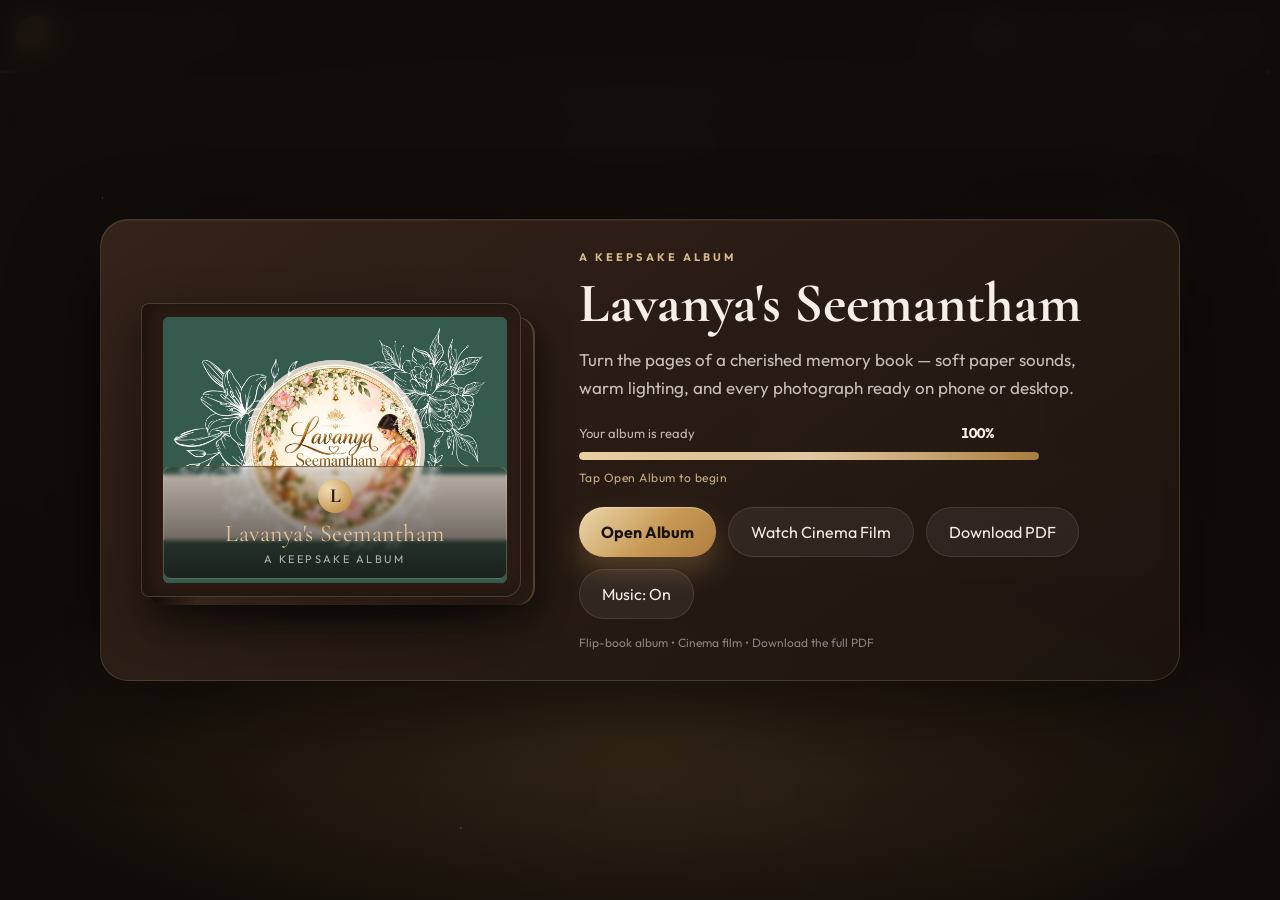
<file: index.html>
<!doctype html>
<html lang="en">
<head>
  <meta charset="utf-8" />
  <meta name="viewport" content="width=device-width, initial-scale=1, viewport-fit=cover, maximum-scale=5" />
  <meta name="theme-color" content="#1a1410" />
  <meta name="apple-mobile-web-app-capable" content="yes" />
  <meta name="apple-mobile-web-app-status-bar-style" content="black-translucent" />
  <meta name="apple-mobile-web-app-title" content="Lavanya Album" />
  <meta name="mobile-web-app-capable" content="yes" />
  <meta name="description" content="Lavanya's Seemantham — a keepsake digital photo album with realistic page turns, warm sound, and mobile-friendly viewing." />
  <meta property="og:title" content="Lavanya's Seemantham | Digital Album" />
  <meta property="og:description" content="Open this keepsake album to flip through cherished Seemantham memories." />
  <meta property="og:type" content="website" />
  <meta property="og:image" content="assets/pages/page-01.jpg" />
  <meta name="twitter:card" content="summary_large_image" />
  <title>Lavanya's Seemantham | Digital Album</title>
  <link rel="icon" href="favicon.svg" type="image/svg+xml" />
  <link rel="apple-touch-icon" href="favicon.svg" />
  <link rel="manifest" href="manifest.webmanifest" />
  <link rel="preconnect" href="https://fonts.googleapis.com" />
  <link rel="preconnect" href="https://fonts.gstatic.com" crossorigin />
  <link href="https://fonts.googleapis.com/css2?family=Cormorant+Garamond:ital,wght@0,500;0,600;0,700;1,500&family=Outfit:wght@400;500;600;700&display=swap" rel="stylesheet" />
  <link rel="preload" as="image" href="assets/pages/page-01.jpg" />
  <link rel="preload" as="image" href="assets/pages/page-02.jpg" />
  <link rel="stylesheet" href="styles.css?v=20260926e" />
</head>
<body>
  <div class="app-shell">
    <div class="opening-screen" id="openingScreen" aria-hidden="false">
      <div class="opening-backdrop" aria-hidden="true">
        <div class="table-glow"></div>
        <div class="dust dust-a"></div>
        <div class="dust dust-b"></div>
      </div>

      <div class="opening-stage">
        <div class="opening-album" id="openingAlbum" aria-hidden="true">
          <div class="opening-album-shadow"></div>
          <div class="opening-album-edge"></div>
          <div class="opening-album-cover">
            <div class="cover-frame">
              <img src="assets/pages/page-01.jpg" alt="Lavanya Seemantham album cover" width="1320" height="1020" />
            </div>
            <div class="cover-foil" aria-hidden="true">
              <span class="foil-mark">L</span>
              <p class="foil-title">Lavanya's Seemantham</p>
              <p class="foil-sub">A Keepsake Album</p>
            </div>
          </div>
        </div>

        <div class="opening-copy">
          <p class="opening-kicker">A keepsake album</p>
          <h1>Lavanya's Seemantham</h1>
          <p class="opening-sub">Turn the pages of a cherished memory book — soft paper sounds, warm lighting, and every photograph ready on phone or desktop.</p>

          <div class="loading-block" id="loadingBlock">
            <div class="loading-ritual" aria-hidden="true">
              <span class="ritual-ring"></span>
              <span class="ritual-dot"></span>
            </div>
            <div class="progress-row">
              <span id="loadingLabel">Opening the album…</span>
              <strong id="loadingPercent">0%</strong>
            </div>
            <div class="progress-track"><span id="loadingBar"></span></div>
            <p class="loading-steps" id="loadingSteps">Warming the cover</p>
          </div>

          <div class="opening-actions">
            <button class="open-album-btn" id="openAlbumBtn" type="button" disabled>
              <span class="btn-label">Open Album</span>
            </button>
            <a class="quiet-btn cinema-link" href="cinema.html">Watch Cinema Film</a>
            <a class="quiet-btn download-link" data-pdf-download href="seemanttham.pdf" download="Lavanya-Seemantham.pdf">Download PDF</a>
            <button class="quiet-btn" id="resumeAlbumBtn" type="button" hidden>Continue from page <span id="resumePageLabel">1</span></button>
            <button class="quiet-btn" id="soundToggleIntro" type="button" aria-pressed="true">Music: On</button>
          </div>
          <p class="opening-note">Flip-book album • Cinema film • Download the full PDF</p>
        </div>
      </div>
    </div>

    <header class="topbar">
      <div class="brand" aria-label="Lavanya's Seemantham digital album">
        <span class="brand-mark">L</span>
        <span class="brand-copy">
          <strong>Lavanya's Seemantham</strong>
          <small>Keepsake Album</small>
        </span>
      </div>

      <div class="top-actions">
        <a class="icon-btn" data-pdf-download href="seemanttham.pdf" download="Lavanya-Seemantham.pdf" aria-label="Download PDF album" title="Download PDF">
          <svg viewBox="0 0 24 24" aria-hidden="true"><path d="M12 3v10.2l3.4-3.4 1.4 1.4L12 17l-4.8-4.8 1.4-1.4L11 13.2V3h1Zm-7 16h14v2H5v-2Z"/></svg>
        </a>
        <a class="icon-btn" href="cinema.html" aria-label="Watch cinema film" title="Watch cinema film">
          <svg viewBox="0 0 24 24" aria-hidden="true"><path d="M4 5.5A1.5 1.5 0 0 1 5.5 4h13A1.5 1.5 0 0 1 20 5.5v13a1.5 1.5 0 0 1-1.5 1.5h-13A1.5 1.5 0 0 1 4 18.5v-13ZM10 8.2v7.6L16 12 10 8.2Z"/></svg>
        </a>
        <button class="icon-btn" id="shareBtn" type="button" aria-label="Share this page" title="Share this page">
          <svg viewBox="0 0 24 24" aria-hidden="true"><path d="M18 16.1a2.9 2.9 0 0 0-2.3 1.1l-7.1-3.3a3 3 0 0 0 0-1.8l7.1-3.3A2.9 2.9 0 1 0 15 6a2.8 2.8 0 0 0 .1.7L8 10a2.9 2.9 0 1 0 0 4l7.1 3.3a2.8 2.8 0 0 0-.1.7 2.9 2.9 0 1 0 2.9-2.9Z"/></svg>
        </button>
        <button class="icon-btn" id="slideshowBtn" type="button" aria-label="Start slideshow" title="Slideshow" aria-pressed="false">
          <svg class="play-icon" viewBox="0 0 24 24" aria-hidden="true"><path d="M8 5.5v13l11-6.5L8 5.5Z"/></svg>
          <svg class="pause-icon" viewBox="0 0 24 24" aria-hidden="true"><path d="M7 5h3.5v14H7V5Zm6.5 0H17v14h-3.5V5Z"/></svg>
        </button>
        <button class="icon-btn" id="zoomBtn" type="button" aria-label="Zoom current page" title="Zoom current page">
          <svg viewBox="0 0 24 24" aria-hidden="true"><path d="M10.5 5a5.5 5.5 0 1 0 0 11 5.5 5.5 0 0 0 0-11Zm0-2a7.5 7.5 0 1 1 4.72 13.34L20.88 22 22.3 20.6l-5.66-5.66A7.5 7.5 0 0 1 10.5 3Zm1 3.5h-2v3h-3v2h3v3h2v-3h3v-2h-3v-3Z"/></svg>
        </button>
        <button class="icon-btn" id="soundBtn" type="button" aria-label="Toggle album sound" title="Toggle album sound">
          <svg class="sound-on" viewBox="0 0 24 24" aria-hidden="true"><path d="M5 9v6h4l5 4V5l-5 4H5Zm11.5 3a3.5 3.5 0 0 0-2-3.16v6.32A3.5 3.5 0 0 0 16.5 12Zm0-7.5v2.06A7 7 0 0 1 20 12a7 7 0 0 1-3.5 6.06v2.06A9 9 0 0 0 22 12a9 9 0 0 0-5.5-7.5Z"/></svg>
          <svg class="sound-off" viewBox="0 0 24 24" aria-hidden="true"><path d="M4.27 3 3 4.27 7.73 9H5v6h4l5 4V14.27l5.73 5.73L21 18.73 4.27 3ZM14 5 9.91 8.27 14 12.36V5Z"/></svg>
        </button>
        <button class="icon-btn" id="thumbsBtn" type="button" aria-label="Open page thumbnails" title="Thumbnails">
          <svg viewBox="0 0 24 24" aria-hidden="true"><path d="M4 4h6v6H4V4Zm10 0h6v6h-6V4ZM4 14h6v6H4v-6Zm10 0h6v6h-6v-6Z"/></svg>
        </button>
        <button class="icon-btn" id="fullscreenBtn" type="button" aria-label="Toggle fullscreen" title="Fullscreen">
          <svg viewBox="0 0 24 24" aria-hidden="true"><path d="M4 9V4h5v2H6v3H4Zm11-5h5v5h-2V6h-3V4ZM6 15v3h3v2H4v-5h2Zm12 0h2v5h-5v-2h3v-3Z"/></svg>
        </button>
      </div>
    </header>

    <main class="album-stage" id="albumStage">
      <div class="stage-texture" aria-hidden="true"></div>
      <div class="ambient ambient-one"></div>
      <div class="ambient ambient-two"></div>
      <div class="reading-progress" aria-hidden="true"><span id="readingBar"></span></div>
      <div class="slideshow-banner" id="slideshowBanner" hidden>
        <span class="slideshow-pulse" aria-hidden="true"></span>
        <strong>Slideshow</strong>
        <span id="slideshowStatus">Playing</span>
        <button type="button" class="slideshow-stop" id="slideshowStopBtn">Pause</button>
      </div>

      <section class="book-area" aria-label="Photo album viewer">
        <div class="table-surface" aria-hidden="true"></div>
        <div class="book-shadow" aria-hidden="true"></div>
        <div class="book-stack" aria-hidden="true">
          <span></span><span></span><span></span>
        </div>
        <div class="book-wrap">
          <div id="book" class="book"></div>
        </div>
      </section>

      <nav class="controls" aria-label="Album controls">
        <button class="nav-btn" id="prevBtn" type="button" aria-label="Previous page">
          <svg viewBox="0 0 24 24" aria-hidden="true"><path d="m15.4 5.4-1.4-1.4L6 12l8 8 1.4-1.4L8.8 12l6.6-6.6Z"/></svg>
          <span>Previous</span>
        </button>

        <button class="page-counter" id="pageCounter" type="button" aria-label="Jump to a page">
          <span id="currentPage">1</span>
          <span class="counter-divider">/</span>
          <span id="totalPages">47</span>
        </button>

        <button class="nav-btn" id="nextBtn" type="button" aria-label="Next page">
          <span>Next</span>
          <svg viewBox="0 0 24 24" aria-hidden="true"><path d="M8.6 18.6 10 20l8-8-8-8-1.4 1.4 6.6 6.6-6.6 6.6Z"/></svg>
        </button>
      </nav>

      <p class="hint" id="hintText">Swipe or drag to turn pages • Tap page number to jump • Double-tap to zoom</p>
      <p class="toast" id="toast" role="status" aria-live="polite" hidden></p>
    </main>

    <aside class="thumb-panel" id="thumbPanel" aria-hidden="true">
      <div class="thumb-panel-head">
        <div>
          <strong>Album Pages</strong>
          <small>Tap any page to jump</small>
        </div>
        <button class="icon-btn light" id="closeThumbsBtn" type="button" aria-label="Close thumbnails">
          <svg viewBox="0 0 24 24" aria-hidden="true"><path d="m6.4 5 5.6 5.6L17.6 5 19 6.4 13.4 12l5.6 5.6-1.4 1.4-5.6-5.6L6.4 19 5 17.6l5.6-5.6L5 6.4 6.4 5Z"/></svg>
        </button>
      </div>
      <form class="jump-form" id="jumpForm">
        <label for="jumpInput">Go to page</label>
        <div class="jump-row">
          <input id="jumpInput" type="number" min="1" max="47" inputmode="numeric" placeholder="1–47" />
          <button type="submit">Go</button>
        </div>
      </form>
      <div class="thumb-grid" id="thumbGrid"></div>
    </aside>
    <div class="scrim" id="scrim" hidden></div>

    <section class="zoom-viewer" id="zoomViewer" aria-hidden="true" role="dialog" aria-modal="true" aria-label="Zoomed album page">
      <div class="zoom-backdrop"></div>
      <div class="zoom-toolbar">
        <button class="zoom-control" id="zoomPrevBtn" type="button" aria-label="Previous page in zoom">‹</button>
        <button class="zoom-control" id="zoomOutBtn" type="button" aria-label="Zoom out">−</button>
        <button class="zoom-level" id="zoomResetBtn" type="button" aria-label="Reset zoom"><span id="zoomLevel">100%</span></button>
        <button class="zoom-control" id="zoomInBtn" type="button" aria-label="Zoom in">+</button>
        <button class="zoom-control" id="zoomNextBtn" type="button" aria-label="Next page in zoom">›</button>
        <button class="zoom-control zoom-close" id="zoomCloseBtn" type="button" aria-label="Close zoom">×</button>
      </div>
      <div class="zoom-canvas" id="zoomCanvas">
        <img id="zoomImage" alt="Zoomed album page" draggable="false" />
      </div>
      <p class="zoom-help">Pinch or mouse-wheel to zoom • Drag when zoomed • Arrow keys change pages</p>
    </section>
  </div>

  <audio id="themeMusic" src="assets/audio/seemantham-theme.mp3" preload="auto" loop playsinline></audio>

  <noscript>
    <div class="noscript">JavaScript is required for the page-turn album experience.</div>
  </noscript>

  <script src="config.js"></script>
  <script src="vendor/page-flip.browser.js?v=20260926e"></script>
  <script src="script.js?v=20260926e"></script>
</body>
</html>
</file>
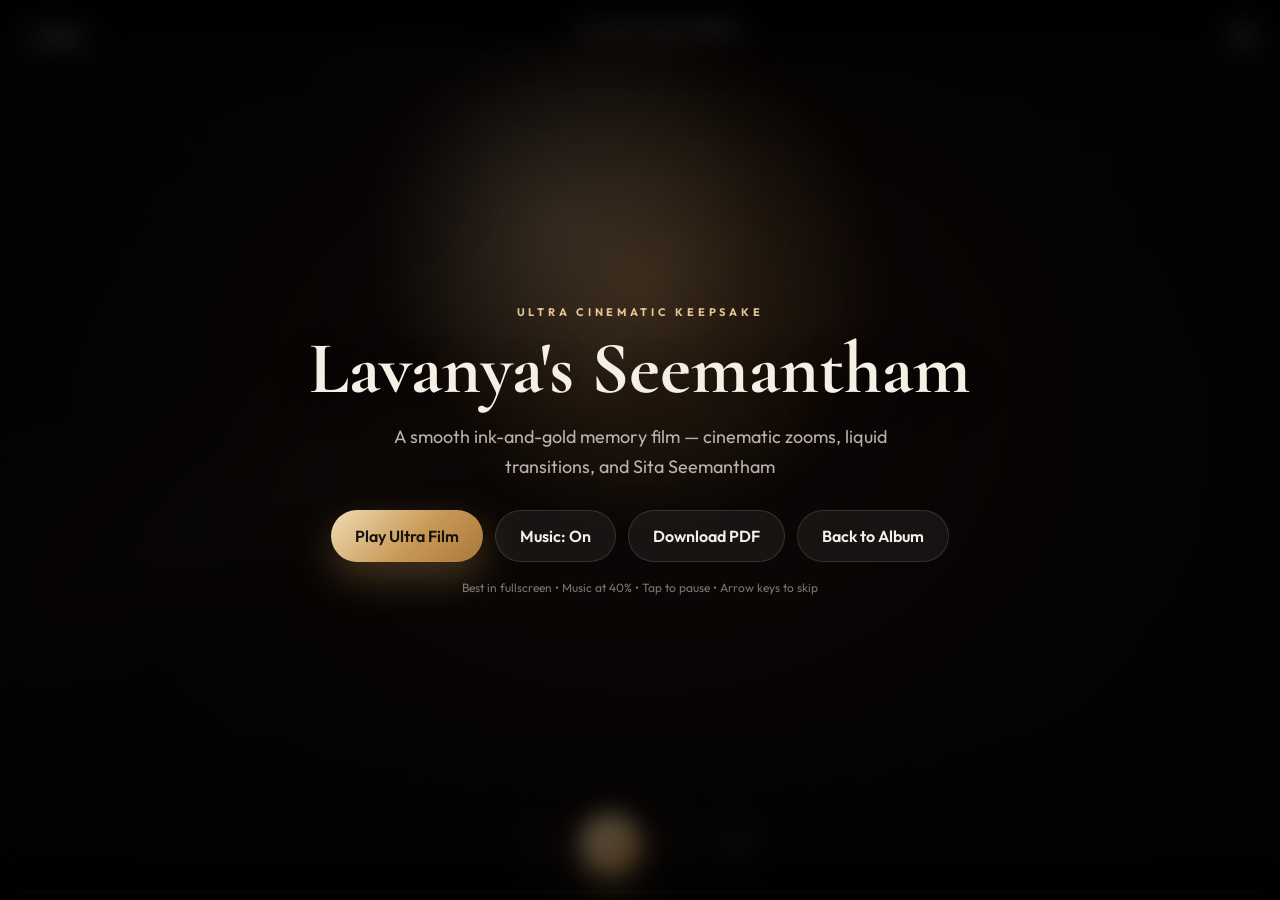
<file: cinema.html>
<!doctype html>
<html lang="en">
<head>
  <meta charset="utf-8" />
  <meta name="viewport" content="width=device-width, initial-scale=1, viewport-fit=cover, maximum-scale=5" />
  <meta name="theme-color" content="#050302" />
  <meta name="apple-mobile-web-app-capable" content="yes" />
  <meta name="description" content="Lavanya's Seemantham — ultra-smooth cinematic ink-and-gold memory film." />
  <title>Lavanya's Seemantham | Ultra Cinema</title>
  <link rel="icon" href="favicon.svg" type="image/svg+xml" />
  <link rel="preconnect" href="https://fonts.googleapis.com" />
  <link rel="preconnect" href="https://fonts.gstatic.com" crossorigin />
  <link href="https://fonts.googleapis.com/css2?family=Cormorant+Garamond:ital,wght@0,500;0,600;0,700;1,500&family=Outfit:wght@400;500;600;700&display=swap" rel="stylesheet" />
  <link rel="stylesheet" href="cinema.css?v=3" />
</head>
<body>
  <div class="cinema" id="cinema">
    <div class="letterbox top" aria-hidden="true"></div>
    <div class="letterbox bottom" aria-hidden="true"></div>
    <div class="light-rays" aria-hidden="true"></div>
    <canvas class="ink-canvas" id="inkCanvas" aria-hidden="true"></canvas>
    <div class="vignette" aria-hidden="true"></div>
    <div class="film-grain" aria-hidden="true"></div>
    <div class="color-grade" aria-hidden="true"></div>

    <div class="stage" id="stage">
      <div class="slide layer" id="slideA">
        <div class="ken"><img alt="" decoding="async" draggable="false" /></div>
        <div class="slide-glow" aria-hidden="true"></div>
      </div>
      <div class="slide layer" id="slideB">
        <div class="ken"><img alt="" decoding="async" draggable="false" /></div>
        <div class="slide-glow" aria-hidden="true"></div>
      </div>
      <div class="ink-veil" id="inkVeil" aria-hidden="true"></div>
      <div class="flash-frame" id="flashFrame" aria-hidden="true"></div>
      <div class="gold-bloom" aria-hidden="true"></div>
    </div>

    <section class="intro" id="intro">
      <div class="intro-ink" aria-hidden="true"></div>
      <p class="intro-kicker">Ultra cinematic keepsake</p>
      <h1>Lavanya's Seemantham</h1>
      <p class="intro-sub">A smooth ink-and-gold memory film — cinematic zooms, liquid transitions, and Sita Seemantham</p>
      <div class="intro-actions">
        <button type="button" class="cinema-btn primary" id="startBtn">Play Ultra Film</button>
        <button type="button" class="cinema-btn ghost" id="musicToggleIntro" aria-pressed="true">Music: On</button>
        <a class="cinema-btn ghost" data-pdf-download href="seemanttham.pdf" download="Lavanya-Seemantham.pdf">Download PDF</a>
        <a class="cinema-btn ghost" href="index.html">Back to Album</a>
      </div>
      <p class="intro-note">Best in fullscreen • Music at 40% • Tap to pause • Arrow keys to skip</p>
    </section>

    <section class="endcard" id="endcard" hidden>
      <p class="intro-kicker">With love</p>
      <h2>Until we meet again</h2>
      <p class="intro-sub">Thank you for watching these cherished moments</p>
      <div class="intro-actions">
        <button type="button" class="cinema-btn primary" id="replayBtn">Play Again</button>
        <a class="cinema-btn ghost" href="index.html">Open Album</a>
      </div>
    </section>

    <div class="hud" id="hud" hidden>
      <div class="hud-top">
        <a class="hud-link" href="index.html" title="Back to album">← Album</a>
        <div class="hud-title">
          <strong>Lavanya's Seemantham</strong>
          <span id="slideLabel">1 / 47</span>
        </div>
        <button type="button" class="hud-icon" id="musicBtn" aria-label="Mute music" title="Mute music">
          <svg class="icon-on" viewBox="0 0 24 24" aria-hidden="true"><path d="M5 9v6h4l5 4V5l-5 4H5Zm11.5 3a3.5 3.5 0 0 0-2-3.16v6.32A3.5 3.5 0 0 0 16.5 12Zm0-7.5v2.06A7 7 0 0 1 20 12a7 7 0 0 1-3.5 6.06v2.06A9 9 0 0 0 22 12a9 9 0 0 0-5.5-7.5Z"/></svg>
          <svg class="icon-off" viewBox="0 0 24 24" aria-hidden="true"><path d="M4.27 3 3 4.27 7.73 9H5v6h4l5 4V14.27l5.73 5.73L21 18.73 4.27 3ZM14 5 9.91 8.27 14 12.36V5Z"/></svg>
        </button>
      </div>

      <div class="hud-bottom">
        <button type="button" class="hud-icon" id="prevBtn" aria-label="Previous">
          <svg viewBox="0 0 24 24" aria-hidden="true"><path d="m15.4 5.4-1.4-1.4L6 12l8 8 1.4-1.4L8.8 12l6.6-6.6Z"/></svg>
        </button>
        <button type="button" class="play-fab" id="playPauseBtn" aria-label="Pause">
          <svg class="icon-pause" viewBox="0 0 24 24" aria-hidden="true"><path d="M7 5h3.5v14H7V5Zm6.5 0H17v14h-3.5V5Z"/></svg>
          <svg class="icon-play" viewBox="0 0 24 24" aria-hidden="true"><path d="M8 5.5v13l11-6.5L8 5.5Z"/></svg>
        </button>
        <button type="button" class="hud-icon" id="nextBtn" aria-label="Next">
          <svg viewBox="0 0 24 24" aria-hidden="true"><path d="M8.6 18.6 10 20l8-8-8-8-1.4 1.4 6.6 6.6-6.6 6.6Z"/></svg>
        </button>
        <button type="button" class="hud-icon" id="fsBtn" aria-label="Fullscreen" title="Fullscreen">
          <svg viewBox="0 0 24 24" aria-hidden="true"><path d="M4 9V4h5v2H6v3H4Zm11-5h5v5h-2V6h-3V4ZM6 15v3h3v2H4v-5h2Zm12 0h2v5h-5v-2h3v-3Z"/></svg>
        </button>
      </div>

      <div class="timeline" aria-hidden="true">
        <span id="timelineBar"></span>
      </div>
    </div>
  </div>

  <audio id="themeMusic" src="assets/audio/seemantham-theme.mp3" preload="auto" loop playsinline></audio>
  <script src="config.js"></script>
  <script src="cinema.js?v=3"></script>
</body>
</html>
</file>
<file: styles.css>
:root {
  --wood-deep: #1a1410;
  --wood-mid: #2a211a;
  --leather: #3d2a1f;
  --leather-deep: #2a1b14;
  --cream: #f6efe6;
  --paper: #fffdf8;
  --gold: #c89a56;
  --gold-soft: #e3c693;
  --ink: #1c1612;
  --safe-bottom: env(safe-area-inset-bottom, 0px);
  --safe-top: env(safe-area-inset-top, 0px);
  --font-display: "Cormorant Garamond", Georgia, "Times New Roman", serif;
  --font-ui: Outfit, ui-sans-serif, system-ui, -apple-system, BlinkMacSystemFont, "Segoe UI", sans-serif;
}

* { box-sizing: border-box; }
html, body { margin: 0; min-height: 100%; }
body {
  font-family: var(--font-ui);
  color: var(--cream);
  background:
    radial-gradient(ellipse at 50% 0%, rgba(200,154,86,.12), transparent 42%),
    radial-gradient(ellipse at 80% 100%, rgba(80,50,30,.35), transparent 40%),
    linear-gradient(180deg, #241b15 0%, var(--wood-deep) 45%, #120e0b 100%);
  overflow-x: hidden;
  -webkit-tap-highlight-color: transparent;
  padding: var(--safe-top) 0 0;
  overscroll-behavior-y: none;
  touch-action: manipulation;
}
body.modal-open { overflow: hidden; }
button { font: inherit; }
button:focus-visible {
  outline: 2px solid rgba(227, 198, 147, .95);
  outline-offset: 2px;
}
input { font: inherit; color: inherit; }

.app-shell { min-height: 100svh; position: relative; isolation: isolate; }

/* ---------- Opening / loading ---------- */
.opening-screen {
  position: fixed; inset: 0; z-index: 90;
  display: grid; place-items: center;
  padding: clamp(16px, 2vw, 28px);
  padding-top: max(clamp(16px, 2vw, 28px), var(--safe-top));
  padding-bottom: max(clamp(16px, 2vw, 28px), var(--safe-bottom));
  background: rgba(18, 12, 9, .92);
  backdrop-filter: blur(16px);
  transition: opacity .7s ease, visibility .7s ease, transform .7s ease;
  overflow: auto;
}
.opening-screen.hidden {
  opacity: 0; visibility: hidden; pointer-events: none;
  transform: scale(1.02);
}
.opening-backdrop {
  position: absolute; inset: 0; overflow: hidden; pointer-events: none;
}
.table-glow {
  position: absolute; left: 50%; bottom: -10%; width: 120%; height: 55%;
  transform: translateX(-50%);
  background: radial-gradient(ellipse at center, rgba(200,154,86,.18), transparent 62%);
}
.dust {
  position: absolute; inset: -20%;
  background-image:
    radial-gradient(1px 1px at 20% 30%, rgba(255,255,255,.35), transparent),
    radial-gradient(1px 1px at 70% 60%, rgba(255,255,255,.25), transparent),
    radial-gradient(1.5px 1.5px at 40% 80%, rgba(227,198,147,.4), transparent),
    radial-gradient(1px 1px at 85% 20%, rgba(255,255,255,.2), transparent);
  animation: drift 18s linear infinite;
  opacity: .45;
}
.dust-b { animation-duration: 26s; animation-direction: reverse; opacity: .28; }
@keyframes drift {
  from { transform: translate3d(0,0,0); }
  to { transform: translate3d(-4%, 3%, 0); }
}

.opening-stage {
  position: relative;
  width: min(1080px, 100%);
  display: grid;
  grid-template-columns: minmax(260px, 400px) minmax(0, 1fr);
  gap: clamp(24px, 4vw, 48px);
  align-items: center;
  padding: clamp(18px, 2.5vw, 30px);
  border-radius: 28px;
  background:
    linear-gradient(145deg, rgba(55, 38, 28, .92), rgba(28, 20, 15, .94));
  border: 1px solid rgba(227,198,147,.16);
  box-shadow:
    0 30px 90px rgba(0,0,0,.45),
    inset 0 1px 0 rgba(255,255,255,.06);
}

.opening-album {
  position: relative;
  width: 100%;
  max-width: 380px;
  margin: 0 auto;
  transform-origin: left center;
  animation: albumIdle 5.5s ease-in-out infinite;
}
.opening-screen.ready .opening-album {
  animation: albumReady 1.4s ease both;
}
@keyframes albumIdle {
  0%, 100% { transform: translateY(0) rotate(-1.5deg); }
  50% { transform: translateY(-6px) rotate(-0.5deg); }
}
@keyframes albumReady {
  0% { transform: translateY(0) rotate(-1.5deg) scale(1); }
  45% { transform: translateY(-10px) rotate(0deg) scale(1.02); }
  100% { transform: translateY(0) rotate(0deg) scale(1); }
}
.opening-album-shadow {
  position: absolute; left: 8%; right: 4%; bottom: -22px; height: 40px;
  background: rgba(0,0,0,.5); filter: blur(22px); border-radius: 50%;
}
.opening-album-edge {
  position: absolute; inset: 14px -14px -8px 10px;
  border-radius: 10px 18px 18px 10px;
  background:
    linear-gradient(90deg, #1a100c, #4a3426 12%, #2c1d15 100%);
  box-shadow: inset -2px 0 0 rgba(227,198,147,.25), 8px 12px 28px rgba(0,0,0,.35);
}
.opening-album-cover {
  position: relative;
  border-radius: 8px 16px 16px 8px;
  overflow: hidden;
  aspect-ratio: 792 / 612;
  background: var(--leather-deep);
  box-shadow:
    0 18px 50px rgba(0,0,0,.4),
    inset 0 0 0 1px rgba(227,198,147,.22),
    inset 8px 0 18px rgba(0,0,0,.35);
}
.cover-frame {
  position: absolute; inset: 14px 14px 14px 22px;
  border-radius: 6px;
  overflow: hidden;
  box-shadow: inset 0 0 0 1px rgba(227,198,147,.35);
}
.cover-frame img {
  width: 100%; height: 100%; display: block; object-fit: cover;
  filter: saturate(1.05) contrast(1.02);
}
.cover-foil {
  position: absolute; left: 22px; right: 14px; bottom: 18px;
  padding: 12px 14px;
  border-radius: 8px;
  background: linear-gradient(180deg, rgba(18,12,9,.15), rgba(18,12,9,.72));
  border: 1px solid rgba(227,198,147,.28);
  text-align: center;
  backdrop-filter: blur(2px);
}
.foil-mark {
  display: inline-grid; place-items: center;
  width: 34px; height: 34px; margin-bottom: 6px; border-radius: 50%;
  font-family: var(--font-display); font-size: 20px; font-weight: 700; color: #2a1b14;
  background: radial-gradient(circle at 30% 30%, #f0dcb6, #c89a56 70%, #a97c3f);
}
.foil-title {
  margin: 0; font-family: var(--font-display); font-size: clamp(18px, 2.4vw, 24px);
  color: var(--gold-soft); letter-spacing: .02em;
}
.foil-sub {
  margin: 4px 0 0; font-size: 11px; letter-spacing: .22em; text-transform: uppercase;
  color: rgba(245,238,229,.7);
}

.opening-copy { position: relative; z-index: 1; }
.opening-kicker {
  margin: 0 0 10px; letter-spacing: .28em; text-transform: uppercase;
  color: rgba(227,198,147,.92); font-size: 11px; font-weight: 700;
}
.opening-copy h1 {
  margin: 0; font-family: var(--font-display); font-size: clamp(34px, 4.6vw, 56px);
  line-height: 1.05; font-weight: 700;
}
.opening-sub {
  margin: 14px 0 22px; max-width: 540px; color: rgba(245,238,229,.78); line-height: 1.65;
  font-size: clamp(14px, 1.5vw, 17px);
}

.loading-block { max-width: 460px; position: relative; }
.loading-ritual {
  position: absolute; right: 0; top: -8px; width: 36px; height: 36px;
}
.ritual-ring {
  position: absolute; inset: 0; border-radius: 50%;
  border: 2px solid rgba(227,198,147,.25);
  border-top-color: var(--gold-soft);
  animation: spin 1.1s linear infinite;
}
.ritual-dot {
  position: absolute; inset: 11px; border-radius: 50%;
  background: var(--gold);
  box-shadow: 0 0 12px rgba(200,154,86,.55);
  animation: pulse 1.4s ease-in-out infinite;
}
.opening-screen.ready .loading-ritual { opacity: 0; transition: opacity .4s ease; }
@keyframes spin { to { transform: rotate(360deg); } }
@keyframes pulse {
  0%, 100% { transform: scale(1); opacity: .9; }
  50% { transform: scale(1.15); opacity: 1; }
}
.progress-row {
  display: flex; justify-content: space-between; gap: 12px; align-items: center;
  color: rgba(245,238,229,.74); font-size: 13px; margin-bottom: 10px; padding-right: 44px;
}
.progress-row strong { color: var(--cream); font-size: 14px; font-variant-numeric: tabular-nums; }
.progress-track {
  width: 100%; height: 8px; border-radius: 999px; overflow: hidden;
  background: rgba(255,255,255,.07); box-shadow: inset 0 0 0 1px rgba(255,255,255,.05);
}
.progress-track span {
  display: block; width: 0%; height: 100%; border-radius: inherit;
  background: linear-gradient(90deg, #e8d0a0, var(--gold), #a97c3f);
  box-shadow: 0 0 14px rgba(227,198,147,.4);
  transition: width .28s ease;
  position: relative;
}
.progress-track span::after {
  content: ""; position: absolute; inset: 0;
  background: linear-gradient(90deg, transparent, rgba(255,255,255,.45), transparent);
  animation: shimmer 1.6s ease-in-out infinite;
}
@keyframes shimmer {
  0% { transform: translateX(-100%); }
  100% { transform: translateX(100%); }
}
.loading-steps {
  margin: 10px 0 0; font-size: 12px; color: rgba(245,238,229,.5);
  min-height: 1.2em; letter-spacing: .04em;
}
.opening-screen.ready .loading-steps { color: rgba(227,198,147,.85); }

.opening-actions { margin-top: 22px; display: flex; flex-wrap: wrap; gap: 12px; }
.open-album-btn, .quiet-btn {
  border: 0; cursor: pointer; border-radius: 999px; min-height: 50px; padding: 0 22px;
  transition: transform .18s ease, background .18s ease, opacity .18s ease, box-shadow .18s ease;
}
.open-album-btn {
  background: linear-gradient(135deg, #ecd7ad, var(--gold) 55%, #b07d3f);
  color: #1a120c; font-weight: 700;
  box-shadow: 0 14px 28px rgba(200,154,86,.28), inset 0 1px 0 rgba(255,255,255,.35);
}
.open-album-btn:disabled { opacity: .45; cursor: wait; transform: none !important; box-shadow: none; }
.opening-screen.ready .open-album-btn:not(:disabled) {
  animation: ctaPulse 2.2s ease-in-out infinite;
}
@keyframes ctaPulse {
  0%, 100% { box-shadow: 0 14px 28px rgba(200,154,86,.28); }
  50% { box-shadow: 0 16px 36px rgba(200,154,86,.45); }
}
.quiet-btn {
  background: rgba(255,255,255,.06); color: var(--cream); border: 1px solid rgba(255,255,255,.1);
}
a.quiet-btn, a.download-link {
  display: inline-flex; align-items: center; justify-content: center;
  text-decoration: none;
}
.open-album-btn:hover:not(:disabled), .quiet-btn:hover { transform: translateY(-1px); }
.opening-note { margin: 16px 0 0; color: rgba(245,238,229,.5); font-size: 12px; }

/* ---------- Chrome ---------- */
.topbar {
  position: sticky; top: 0; z-index: 30;
  min-height: 70px; padding: 8px 18px 8px 16px;
  padding-top: max(8px, calc(var(--safe-top) * 0.35));
  display: flex; align-items: center; justify-content: space-between; gap: 10px;
  background: linear-gradient(180deg, rgba(22,16,12,.94), rgba(22,16,12,.7));
  backdrop-filter: blur(12px);
  border-bottom: 1px solid rgba(227,198,147,.1);
}
.brand { display: flex; align-items: center; gap: 12px; min-width: 0; }
.brand-mark {
  width: 38px; height: 38px; border-radius: 50%; flex: 0 0 auto;
  display: grid; place-items: center;
  background: radial-gradient(circle at 30% 30%, #f0dcb6, #c89a56 70%, #a97c3f);
  color: #1a120c; font-family: var(--font-display); font-size: 24px; font-weight: 700;
  box-shadow: 0 4px 16px rgba(0,0,0,.3);
}
.brand-copy { display: grid; min-width: 0; }
.brand-copy strong {
  font-family: var(--font-display); font-size: 18px; letter-spacing: .2px;
  white-space: nowrap; overflow: hidden; text-overflow: ellipsis;
}
.brand-copy small {
  text-transform: uppercase; letter-spacing: .18em; font-size: 10px;
  color: rgba(245,238,229,.62); margin-top: 3px;
}
.top-actions {
  display: flex; align-items: center; gap: 6px; flex-wrap: nowrap;
  overflow-x: auto; scrollbar-width: none; max-width: min(58vw, 340px);
}
.top-actions a.icon-btn { text-decoration: none; }
.top-actions::-webkit-scrollbar { display: none; }
.icon-btn {
  width: 44px; height: 44px; border: 1px solid rgba(255,255,255,.1); border-radius: 13px;
  display: grid; place-items: center; color: var(--cream); background: rgba(255,255,255,.055); cursor: pointer;
  transition: transform .18s ease, background .18s ease, border-color .18s ease;
  flex: 0 0 auto;
}
.icon-btn:hover { background: rgba(255,255,255,.1); transform: translateY(-1px); border-color: rgba(227,198,147,.28); }
.icon-btn svg { width: 20px; height: 20px; fill: currentColor; }
.icon-btn.light { color: var(--ink); background: rgba(28,22,18,.08); border-color: rgba(28,22,18,.08); }
.sound-off, .pause-icon { display: none; }
.sound-muted .sound-on { display: none; }
.sound-muted .sound-off { display: block; }
.slideshow-on .play-icon { display: none; }
.slideshow-on .pause-icon { display: block; }
.icon-btn.active {
  background: rgba(227,198,147,.16);
  border-color: rgba(227,198,147,.42);
  color: var(--gold-soft);
}

/* ---------- Stage / real album ---------- */
.album-stage {
  min-height: calc(100svh - 70px);
  position: relative;
  padding: 18px 14px calc(24px + var(--safe-bottom));
  display: flex; flex-direction: column; align-items: center; justify-content: center;
  overflow: hidden;
}
.stage-texture {
  position: absolute; inset: 0; z-index: -3; pointer-events: none; opacity: .35;
  background:
    repeating-linear-gradient(90deg, transparent 0 2px, rgba(255,255,255,.015) 2px 3px),
    radial-gradient(ellipse at 50% 70%, rgba(90,60,35,.35), transparent 55%);
}
.reading-progress {
  position: absolute; top: 0; left: 0; right: 0; height: 3px;
  background: rgba(255,255,255,.05); z-index: 5;
}
.reading-progress span {
  display: block; height: 100%; width: 0%;
  background: linear-gradient(90deg, var(--gold-soft), var(--gold));
  transition: width .35s ease;
}

.slideshow-banner {
  position: absolute; top: 14px; left: 50%; transform: translateX(-50%);
  z-index: 12; display: flex; align-items: center; gap: 10px;
  padding: 8px 12px 8px 14px; border-radius: 999px;
  background: rgba(18, 12, 9, .82); border: 1px solid rgba(227,198,147,.35);
  backdrop-filter: blur(10px); box-shadow: 0 12px 30px rgba(0,0,0,.28);
  font-size: 13px; color: var(--cream); white-space: nowrap;
}
.slideshow-banner[hidden] { display: none !important; }
.slideshow-banner strong {
  font-family: var(--font-display); font-size: 15px; letter-spacing: .02em;
}
.slideshow-banner #slideshowStatus { opacity: .72; font-size: 12px; }
.slideshow-pulse {
  width: 8px; height: 8px; border-radius: 50%;
  background: var(--gold-soft);
  box-shadow: 0 0 0 0 rgba(227,198,147,.55);
  animation: livePulse 1.6s ease-out infinite;
}
@keyframes livePulse {
  0% { box-shadow: 0 0 0 0 rgba(227,198,147,.55); }
  70% { box-shadow: 0 0 0 10px rgba(227,198,147,0); }
  100% { box-shadow: 0 0 0 0 rgba(227,198,147,0); }
}
.slideshow-stop {
  border: 0; cursor: pointer; min-height: 32px; padding: 0 12px; border-radius: 999px;
  background: linear-gradient(135deg, #ecd7ad, var(--gold)); color: #1a120c; font-weight: 700; font-size: 12px;
}

body.slideshow-on .book {
  animation: albumBreathe 5.2s ease-in-out infinite;
}
body.slideshow-on .book-area::before {
  border-color: rgba(227,198,147,.32);
  box-shadow: inset 0 0 0 1px rgba(255,255,255,.04), 0 0 80px rgba(200,154,86,.14);
}
body.slideshow-on .ambient-one { opacity: .42; }
@keyframes albumBreathe {
  0%, 100% { filter: drop-shadow(0 22px 36px rgba(0,0,0,.42)) brightness(1); }
  50% { filter: drop-shadow(0 26px 42px rgba(0,0,0,.48)) brightness(1.03); }
}

.ambient {
  position: absolute; inset: auto; border-radius: 999px; filter: blur(90px); opacity: .28; z-index: -2;
}
.ambient-one { width: 360px; height: 360px; left: -90px; top: 18%; background: rgba(188, 140, 80, .28); }
.ambient-two { width: 300px; height: 300px; right: -70px; bottom: 8%; background: rgba(255,220,170,.08); }

.book-area {
  position: relative; width: min(100%, 1080px); height: min(72svh, 760px); min-height: 340px;
  display: grid; place-items: center;
}
.book-area::before {
  content: "";
  position: absolute;
  inset: 8% 5% 10%;
  border-radius: 18px;
  border: 1px solid rgba(227,198,147,.14);
  box-shadow:
    inset 0 0 0 1px rgba(255,255,255,.03),
    0 0 60px rgba(200,154,86,.06);
  pointer-events: none;
  z-index: 0;
}
.table-surface {
  position: absolute; left: 6%; right: 6%; bottom: 2%; height: 28%;
  border-radius: 50%;
  background:
    radial-gradient(ellipse at center, rgba(90,55,30,.45), transparent 70%),
    linear-gradient(180deg, transparent, rgba(0,0,0,.25));
  filter: blur(2px);
  z-index: -3;
}
.book-shadow {
  position: absolute; width: min(78%, 900px); height: 56px; left: 50%; bottom: 5%;
  transform: translateX(-50%);
  background: rgba(0,0,0,.5); filter: blur(34px); border-radius: 50%; z-index: -2;
}
.book-stack {
  position: absolute; width: min(78%, 860px); height: min(70%, 560px);
  left: 50%; top: 52%; transform: translate(-50%, -50%);
  z-index: -1; pointer-events: none;
}
.book-stack span {
  position: absolute; inset: 0;
  border-radius: 4px 10px 10px 4px;
  background: linear-gradient(90deg, #1a100c, #4a3426 8%, #2a1c14);
  box-shadow: 0 8px 20px rgba(0,0,0,.25);
}
.book-stack span:nth-child(1) { transform: translate(10px, 10px); opacity: .55; }
.book-stack span:nth-child(2) { transform: translate(6px, 6px); opacity: .75; }
.book-stack span:nth-child(3) { transform: translate(2px, 2px); opacity: .9; }

.book-wrap {
  position: relative; width: 100%; height: 100%; display: grid; place-items: center; padding: 12px;
}
.book {
  margin: auto; position: relative; z-index: 1;
  filter: drop-shadow(0 22px 36px rgba(0,0,0,.42));
  border-radius: 4px;
}

.page {
  background: var(--paper);
  overflow: hidden;
  box-shadow:
    inset 0 0 0 1px rgba(0,0,0,.05),
    inset 0 0 40px rgba(80,50,20,.04);
}
.page img {
  width: 100%; height: 100%; display: block; object-fit: contain;
  background: var(--paper);
  user-select: none; -webkit-user-drag: none;
}
.page-cover { background: var(--leather-deep); }
.page-special {
  display: grid; place-items: center; text-align: center;
  padding: clamp(24px, 5%, 48px);
  background:
    radial-gradient(circle at 50% 30%, rgba(227,198,147,.12), transparent 50%),
    linear-gradient(160deg, #f8f1e7, #efe4d4 55%, #e8dcc8);
  color: var(--ink);
}
.page-special .special-inner {
  width: min(100%, 420px);
  border: 1px solid rgba(168,126,70,.35);
  padding: clamp(20px, 4%, 36px);
  background: rgba(255,252,246,.65);
  box-shadow: inset 0 0 0 8px rgba(200,154,86,.08);
}
.page-special .eyebrow {
  margin: 0 0 12px; letter-spacing: .28em; text-transform: uppercase;
  font-size: 11px; color: rgba(90,60,30,.7); font-weight: 700;
}
.page-special h2 {
  margin: 0; font-family: var(--font-display); font-size: clamp(28px, 4.5vw, 42px);
  line-height: 1.1; font-weight: 700; color: #2a1b14;
}
.page-special p {
  margin: 14px 0 0; line-height: 1.6; color: rgba(40,28,20,.78);
  font-size: clamp(13px, 1.8vw, 16px);
}
.page-special .ornament {
  margin: 16px auto 0; width: 54px; height: 2px;
  background: linear-gradient(90deg, transparent, var(--gold), transparent);
}
.stf__parent { margin: 0 auto; }
.stf__item {
  background: #f4eee7;
  box-shadow: inset -1px 0 0 rgba(0,0,0,.06);
}
.stf__block {
  border-radius: 2px;
  box-shadow: 0 2px 8px rgba(0,0,0,.12);
}
.stf__outerShadow,
.stf__innerShadow {
  border-radius: 0 !important;
}
.library-error {
  padding: 2rem; color: #fff; text-align: center; max-width: 28rem; line-height: 1.5;
}

.controls {
  margin-top: 10px; display: flex; align-items: center; justify-content: center; gap: 12px; z-index: 8;
  width: min(100%, 420px);
}
.nav-btn, .page-counter {
  border: 1px solid rgba(227,198,147,.18);
  color: var(--cream); background: rgba(255,255,255,.06);
  min-height: 48px; border-radius: 16px; cursor: pointer;
  display: inline-flex; align-items: center; justify-content: center;
  transition: background .18s ease, transform .18s ease, border-color .18s ease;
  backdrop-filter: blur(8px);
}
.nav-btn { gap: 8px; padding: 0 16px; flex: 1; }
.nav-btn svg { width: 20px; height: 20px; fill: currentColor; }
.nav-btn:hover, .page-counter:hover {
  background: rgba(255,255,255,.11); transform: translateY(-1px); border-color: rgba(227,198,147,.35);
}
.nav-btn:disabled { opacity: .32; cursor: default; transform: none; }
.page-counter { min-width: 90px; padding: 0 14px; font-variant-numeric: tabular-nums; font-weight: 600; }
.counter-divider { opacity: .45; margin: 0 7px; }
.hint {
  margin: 10px 0 0; font-size: 12px; color: rgba(245,238,229,.5); text-align: center;
  max-width: 360px; line-height: 1.45; padding: 0 12px;
}
.toast {
  position: fixed; left: 50%; bottom: calc(22px + var(--safe-bottom));
  transform: translateX(-50%) translateY(12px);
  margin: 0; z-index: 80; padding: 10px 16px; border-radius: 999px;
  background: rgba(22, 14, 10, .94); color: var(--cream);
  border: 1px solid rgba(227,198,147,.28); font-size: 13px;
  box-shadow: 0 12px 30px rgba(0,0,0,.3);
  opacity: 0; pointer-events: none; transition: opacity .22s ease, transform .22s ease;
  max-width: min(92vw, 360px); text-align: center;
}
.toast.show { opacity: 1; transform: translateX(-50%) translateY(0); }

.thumb-panel {
  position: fixed; inset: 0 0 0 auto; width: min(420px, 94vw);
  background: #f4ebe0; color: var(--ink); z-index: 50;
  transform: translateX(102%); transition: transform .28s cubic-bezier(.22,.8,.25,1);
  box-shadow: -24px 0 55px rgba(0,0,0,.32);
  display: flex; flex-direction: column;
  padding-bottom: var(--safe-bottom);
}
.thumb-panel.open { transform: translateX(0); }
.thumb-panel-head {
  min-height: 76px; padding: 14px 16px 14px 20px;
  display: flex; align-items: center; justify-content: space-between; gap: 16px;
  border-bottom: 1px solid rgba(40,28,20,.1);
}
.thumb-panel-head > div { display: grid; }
.thumb-panel-head strong { font-family: var(--font-display); font-size: 22px; }
.thumb-panel-head small { color: rgba(40,28,20,.58); margin-top: 3px; }
.jump-form {
  padding: 14px 16px 4px; display: grid; gap: 8px;
  border-bottom: 1px solid rgba(40,28,20,.08);
}
.jump-form label { font-size: 12px; font-weight: 600; color: rgba(40,28,20,.7); }
.jump-row { display: flex; gap: 8px; }
.jump-row input {
  flex: 1; min-height: 44px; border-radius: 12px; border: 1px solid rgba(40,28,20,.16);
  background: #fff; color: var(--ink); padding: 0 12px;
}
.jump-row button {
  min-height: 44px; min-width: 64px; border: 0; border-radius: 12px; cursor: pointer;
  background: linear-gradient(135deg, #d7b078, #b78949); color: #1a120c; font-weight: 700;
}
.thumb-grid {
  padding: 16px; overflow: auto; display: grid; grid-template-columns: repeat(2, minmax(0, 1fr)); gap: 14px;
  overscroll-behavior: contain; -webkit-overflow-scrolling: touch;
}
.thumb {
  border: 0; border-radius: 10px; padding: 0; overflow: hidden; cursor: pointer;
  background: #ddd; position: relative; aspect-ratio: 792 / 612; box-shadow: 0 4px 14px rgba(40,28,20,.12);
}
.thumb::after {
  content: attr(data-label); position: absolute; right: 7px; bottom: 7px;
  min-width: 27px; height: 27px; padding: 0 6px; display: grid; place-items: center; border-radius: 50%;
  background: rgba(28,18,12,.78); color: white; font-size: 11px; font-weight: 700; backdrop-filter: blur(4px);
}
.thumb img, .thumb .thumb-special {
  width: 100%; height: 100%; display: block; object-fit: cover;
}
.thumb .thumb-special {
  display: grid; place-items: center;
  background: linear-gradient(160deg, #f8f1e7, #e8dcc8);
  font-family: var(--font-display); font-size: 14px; color: #2a1b14; font-weight: 700;
  padding: 8px; text-align: center;
}
.thumb.active { outline: 3px solid #b78949; outline-offset: 2px; }
.scrim { position: fixed; inset: 0; background: rgba(0,0,0,.5); z-index: 45; backdrop-filter: blur(2px); }

.zoom-viewer {
  position: fixed; inset: 0; z-index: 65; opacity: 0; visibility: hidden; pointer-events: none;
  transition: opacity .22s ease, visibility .22s ease;
}
.zoom-viewer.open { opacity: 1; visibility: visible; pointer-events: auto; }
.zoom-backdrop { position: absolute; inset: 0; background: rgba(12,8,6,.88); backdrop-filter: blur(8px); }
.zoom-toolbar {
  position: absolute; top: max(14px, var(--safe-top)); left: 50%; transform: translateX(-50%);
  z-index: 2; display: flex; align-items: center; gap: 6px;
  width: max-content; max-width: calc(100vw - 20px); overflow-x: auto;
  padding: 4px; border-radius: 18px; background: rgba(18,12,9,.45);
}
.zoom-control, .zoom-level {
  min-width: 44px; min-height: 44px; border-radius: 14px; border: 1px solid rgba(255,255,255,.13);
  background: rgba(255,255,255,.08); color: var(--cream); cursor: pointer; backdrop-filter: blur(8px);
  flex: 0 0 auto;
}
.zoom-control:disabled { opacity: .35; cursor: default; }
.zoom-level { min-width: 78px; padding: 0 12px; font-variant-numeric: tabular-nums; }
.zoom-close { font-size: 28px; line-height: 1; }
.zoom-canvas {
  position: absolute; inset: 78px 12px 70px; z-index: 1;
  overflow: hidden; display: grid; place-items: center; touch-action: none;
}
.zoom-canvas img {
  max-width: 100%; max-height: 100%; width: auto; height: auto;
  object-fit: contain;
  transform-origin: center center; will-change: transform;
  box-shadow: 0 24px 70px rgba(0,0,0,.4); border-radius: 10px;
}
.zoom-canvas.dragging { cursor: grabbing; }
.zoom-help {
  position: absolute; left: 50%; bottom: max(14px, var(--safe-bottom)); transform: translateX(-50%);
  margin: 0; z-index: 1; font-size: 12px; color: rgba(245,238,229,.64); text-align: center; width: min(92vw, 420px);
}
.zoom-canvas .zoom-special {
  width: min(92%, 720px); aspect-ratio: 792 / 612;
  display: grid; place-items: center;
  border-radius: 10px;
  background: linear-gradient(160deg, #f8f1e7, #e8dcc8);
  color: var(--ink); text-align: center; padding: 32px;
  box-shadow: 0 24px 70px rgba(0,0,0,.4);
}
.zoom-canvas .zoom-special h2 {
  margin: 0; font-family: var(--font-display); font-size: clamp(28px, 5vw, 44px);
}

.noscript { position: fixed; inset: auto 16px 16px; background: #fff; color: #222; padding: 14px; border-radius: 10px; z-index: 100; }

@media (max-width: 920px) {
  .opening-stage { grid-template-columns: 1fr; text-align: center; }
  .opening-sub, .loading-block { margin-left: auto; margin-right: auto; }
  .opening-actions { justify-content: center; }
  .progress-row { padding-right: 0; justify-content: center; gap: 16px; }
  .loading-ritual { position: static; margin: 0 auto 12px; }
}

@media (max-width: 720px) {
  .topbar {
    min-height: 56px; height: auto; padding: 6px 8px;
    padding-top: max(6px, calc(var(--safe-top) * 0.2));
  }
  .brand { gap: 8px; flex: 0 1 auto; min-width: 0; }
  .brand-mark { width: 32px; height: 32px; font-size: 18px; }
  .brand-copy strong { font-size: 12px; max-width: 34vw; }
  .brand-copy small { font-size: 8px; letter-spacing: .12em; }
  .top-actions {
    gap: 4px; max-width: none; flex: 1; justify-content: flex-end;
    padding-bottom: 0;
  }
  .icon-btn { width: 40px; height: 40px; border-radius: 11px; }
  .icon-btn svg { width: 17px; height: 17px; }
  .album-stage {
    min-height: calc(100svh - 56px - var(--safe-top, 0px));
    padding: 6px 4px 0;
    justify-content: stretch;
    gap: 0;
  }
  .reading-progress { height: 2px; }
  .book-area {
    width: 100%;
    flex: 1 1 auto;
    height: auto;
    min-height: 220px;
    max-height: none;
  }
  .book-area::before { inset: 2% 1% 4%; border-radius: 14px; }
  .book-wrap { padding: 2px; }
  .book-stack { display: none; }
  .table-surface { opacity: .55; height: 18%; bottom: 0; }
  .book-shadow { height: 36px; bottom: 2%; filter: blur(22px); }
  .controls {
    width: 100%;
    gap: 8px;
    margin-top: 0;
    padding: 8px 8px calc(10px + var(--safe-bottom));
    position: sticky;
    bottom: 0;
    background: linear-gradient(180deg, transparent, rgba(18,12,9,.72) 28%);
    z-index: 12;
  }
  .nav-btn { max-width: none; padding: 0 10px; min-height: 48px; border-radius: 14px; }
  .page-counter { min-height: 48px; min-width: 84px; border-radius: 14px; font-size: 15px; }
  .nav-btn span { display: none; }
  .nav-btn svg { width: 26px; height: 26px; }
  .hint {
    display: none;
  }
  .slideshow-banner {
    top: 6px; gap: 8px; padding: 7px 10px 7px 12px; font-size: 12px;
    max-width: calc(100vw - 20px);
  }
  .slideshow-banner #slideshowStatus { display: none; }
  .opening-stage { border-radius: 20px; padding: 14px; gap: 16px; }
  .opening-copy h1 { font-size: clamp(28px, 8.5vw, 40px); }
  .opening-sub { font-size: 14px; margin: 10px 0 16px; }
  .opening-album { max-width: 100%; }
  .cover-frame { inset: 10px 10px 10px 16px; }
  .cover-foil { left: 14px; right: 10px; bottom: 10px; padding: 8px 10px; }
  .foil-title { font-size: clamp(16px, 4.5vw, 20px); }
  .opening-actions { flex-direction: column; align-items: stretch; gap: 10px; }
  .open-album-btn, .quiet-btn { width: 100%; min-height: 48px; }
  .zoom-canvas { inset: max(64px, calc(var(--safe-top) + 52px)) 4px calc(56px + var(--safe-bottom)); }
  .zoom-toolbar {
    top: max(8px, var(--safe-top));
    gap: 4px;
    max-width: calc(100vw - 12px);
  }
  .zoom-help { font-size: 11px; bottom: max(10px, var(--safe-bottom)); }
  .thumb-panel { width: 100%; }
  .thumb-grid { grid-template-columns: repeat(2, minmax(0, 1fr)); gap: 10px; padding: 12px; }
  .ambient { opacity: .18; }
}

@media (max-width: 380px) {
  .brand-copy small { display: none; }
  .brand-copy strong { max-width: 28vw; font-size: 11px; }
  .icon-btn { width: 36px; height: 36px; border-radius: 10px; }
  .icon-btn svg { width: 16px; height: 16px; }
  .page-counter { min-width: 72px; font-size: 14px; }
}

@media (max-height: 620px) and (orientation: landscape) {
  .topbar { min-height: 48px; padding: 4px 10px; }
  .album-stage {
    min-height: calc(100svh - 48px);
    padding-top: 4px; padding-bottom: calc(6px + var(--safe-bottom));
    justify-content: center;
  }
  .book-area { height: 78svh; max-height: none; }
  .hint { display: none; }
  .controls { margin-top: 0; }
  .opening-stage { grid-template-columns: minmax(160px, 260px) 1fr; padding: 14px; gap: 16px; }
  .opening-copy h1 { font-size: clamp(24px, 4vw, 34px); }
  .opening-sub { margin: 8px 0 12px; font-size: 13px; }
  .opening-actions { margin-top: 12px; flex-direction: row; }
  .open-album-btn, .quiet-btn { width: auto; min-height: 42px; }
  .loading-ritual { display: none; }
}

@media (prefers-reduced-motion: reduce) {
  *, *::before, *::after {
    scroll-behavior: auto !important;
    transition-duration: .01ms !important;
    animation-duration: .01ms !important;
    animation-iteration-count: 1 !important;
  }
  .opening-album, .dust, .ritual-ring, .progress-track span::after, .open-album-btn,
  .slideshow-pulse, body.slideshow-on .book { animation: none !important; }
  .toast { transition: none; }
}
</file>
<file: cinema.css>
:root {
  --bg: #050302;
  --cream: #f6efe6;
  --gold: #c89a56;
  --gold-soft: #e3c693;
  --safe-top: env(safe-area-inset-top, 0px);
  --safe-bottom: env(safe-area-inset-bottom, 0px);
  --font-display: "Cormorant Garamond", Georgia, serif;
  --font-ui: Outfit, ui-sans-serif, system-ui, sans-serif;
  --ease-cinema: cubic-bezier(.22, .82, .18, 1);
  --ease-ink: cubic-bezier(.4, 0, .15, 1);
  --hold: 6.8s;
  --tx: 1.65s;
}

* { box-sizing: border-box; }
html, body {
  margin: 0; min-height: 100%; background: var(--bg); color: var(--cream);
  font-family: var(--font-ui); overflow: hidden;
  -webkit-tap-highlight-color: transparent;
  -webkit-font-smoothing: antialiased;
  overscroll-behavior: none;
  touch-action: manipulation;
}
button { font: inherit; color: inherit; }
button:focus-visible, a:focus-visible {
  outline: 2px solid rgba(227,198,147,.95); outline-offset: 2px;
}
a { color: inherit; text-decoration: none; }
img {
  display: block; max-width: none; user-select: none; -webkit-user-drag: none;
  image-rendering: -webkit-optimize-contrast;
  image-rendering: high-quality;
}

.cinema {
  position: relative; width: 100vw; height: 100svh; overflow: hidden;
  background:
    radial-gradient(ellipse at 50% 42%, #1a100c 0%, #0b0705 48%, var(--bg) 100%);
  isolation: isolate;
}

.letterbox {
  position: absolute; left: 0; right: 0; z-index: 12; pointer-events: none;
  height: clamp(18px, 4.2vh, 46px);
  background: linear-gradient(180deg, #000, rgba(0,0,0,.92));
}
.letterbox.top { top: 0; }
.letterbox.bottom { bottom: 0; transform: scaleY(-1); }

.light-rays {
  position: absolute; inset: -10%; z-index: 2; pointer-events: none; opacity: .18;
  background:
    conic-gradient(from 210deg at 50% 40%, transparent 0 8%, rgba(227,198,147,.18) 10%, transparent 14%, transparent 28%, rgba(255,230,180,.1) 31%, transparent 35%);
  filter: blur(18px);
  animation: raysDrift 18s ease-in-out infinite alternate;
  mix-blend-mode: screen;
}
@keyframes raysDrift {
  from { transform: rotate(-4deg) scale(1.02); opacity: .12; }
  to { transform: rotate(5deg) scale(1.08); opacity: .22; }
}

.ink-canvas {
  position: absolute; inset: 0; z-index: 7; pointer-events: none;
  mix-blend-mode: screen; opacity: .9;
}
.vignette {
  position: absolute; inset: 0; z-index: 8; pointer-events: none;
  background:
    radial-gradient(ellipse at center, transparent 38%, rgba(0,0,0,.42) 78%, rgba(0,0,0,.72) 100%),
    linear-gradient(180deg, rgba(0,0,0,.4), transparent 16%, transparent 80%, rgba(0,0,0,.55));
}
.film-grain {
  position: absolute; inset: -30%; z-index: 9; pointer-events: none; opacity: .055;
  background-image: url("data:image/svg+xml,%3Csvg viewBox='0 0 220 220' xmlns='http://www.w3.org/2000/svg'%3E%3Cfilter id='n'%3E%3CfeTurbulence type='fractalNoise' baseFrequency='0.85' numOctaves='4' stitchTiles='stitch'/%3E%3C/filter%3E%3Crect width='100%25' height='100%25' filter='url(%23n)' opacity='0.6'/%3E%3C/svg%3E");
  animation: grain 0.5s steps(3) infinite;
}
@keyframes grain {
  0% { transform: translate3d(0,0,0); }
  33% { transform: translate3d(-1.2%, .8%, 0); }
  66% { transform: translate3d(.9%, -1%, 0); }
  100% { transform: translate3d(-.4%, 1.1%, 0); }
}
.color-grade {
  position: absolute; inset: 0; z-index: 8; pointer-events: none;
  background:
    linear-gradient(125deg, rgba(80,40,18,.12), transparent 40%, rgba(40,70,90,.08)),
    radial-gradient(circle at 70% 30%, rgba(255,210,140,.05), transparent 35%);
  mix-blend-mode: soft-light; opacity: .85;
}

.stage {
  position: absolute;
  inset: clamp(18px, 4.2vh, 48px) 0;
  z-index: 1;
  display: grid; place-items: center;
  overflow: hidden;
  transform: translateZ(0);
}
.slide {
  position: absolute; inset: 0;
  opacity: 0; visibility: hidden;
  will-change: opacity, transform, filter, clip-path;
  backface-visibility: hidden;
}
.slide.active {
  opacity: 1; visibility: visible; z-index: 2;
}
.slide-glow {
  position: absolute; inset: 8%; border-radius: 24px; pointer-events: none;
  box-shadow: 0 0 80px rgba(200,154,86,.08);
  opacity: 0; transition: opacity .8s ease;
}
.slide.active .slide-glow { opacity: 1; }

/* ---- Transition variants ---- */
.slide.tx-ink.entering { animation: txInkIn var(--tx) var(--ease-cinema) forwards; }
.slide.tx-ink.leaving { animation: txInkOut var(--tx) var(--ease-ink) forwards; }

.slide.tx-dissolve.entering { animation: txDissolveIn var(--tx) var(--ease-cinema) forwards; }
.slide.tx-dissolve.leaving { animation: txDissolveOut var(--tx) var(--ease-ink) forwards; }

.slide.tx-wipe.entering { animation: txWipeIn var(--tx) var(--ease-cinema) forwards; }
.slide.tx-wipe.leaving { animation: txWipeOut var(--tx) var(--ease-ink) forwards; }

.slide.tx-zoom.entering { animation: txZoomIn var(--tx) var(--ease-cinema) forwards; }
.slide.tx-zoom.leaving { animation: txZoomOut var(--tx) var(--ease-ink) forwards; }

.slide.tx-ripple.entering { animation: txRippleIn var(--tx) var(--ease-cinema) forwards; }
.slide.tx-ripple.leaving { animation: txRippleOut var(--tx) var(--ease-ink) forwards; }

.slide.tx-diagonal.entering { animation: txDiagIn var(--tx) var(--ease-cinema) forwards; }
.slide.tx-diagonal.leaving { animation: txDiagOut var(--tx) var(--ease-ink) forwards; }

@keyframes txInkIn {
  0% { opacity: 0; filter: contrast(1.12) saturate(.75) brightness(.75); clip-path: circle(0% at 40% 55%); transform: scale(1.04); }
  40% { opacity: 1; filter: contrast(1.04) saturate(.95) brightness(.95); clip-path: circle(42% at 48% 48%); }
  100% { opacity: 1; filter: none; clip-path: circle(140% at 50% 50%); transform: scale(1); }
}
@keyframes txInkOut {
  0% { opacity: 1; filter: none; clip-path: inset(0); transform: scale(1); }
  100% { opacity: 0; filter: contrast(1.25) brightness(.5) saturate(.55) blur(2px); clip-path: inset(0 0 0 100%); transform: scale(1.05); }
}

@keyframes txDissolveIn {
  0% { opacity: 0; filter: blur(14px) brightness(.7) saturate(.8); transform: scale(1.06); }
  55% { opacity: 1; filter: blur(2px) brightness(.95); }
  100% { opacity: 1; filter: none; transform: scale(1); }
}
@keyframes txDissolveOut {
  0% { opacity: 1; filter: none; transform: scale(1); }
  100% { opacity: 0; filter: blur(10px) brightness(.6); transform: scale(1.04); }
}

@keyframes txWipeIn {
  0% { opacity: 0; clip-path: inset(0 100% 0 0); filter: brightness(.8); transform: translateX(4%); }
  100% { opacity: 1; clip-path: inset(0 0 0 0); filter: none; transform: translateX(0); }
}
@keyframes txWipeOut {
  0% { opacity: 1; clip-path: inset(0 0 0 0); transform: translateX(0); }
  100% { opacity: 0; clip-path: inset(0 0 0 100%); transform: translateX(-3%); filter: brightness(.7); }
}

@keyframes txZoomIn {
  0% { opacity: 0; transform: scale(1.08); filter: brightness(.7) contrast(1.08); }
  100% { opacity: 1; transform: scale(1); filter: none; }
}
@keyframes txZoomOut {
  0% { opacity: 1; transform: scale(1); filter: none; }
  100% { opacity: 0; transform: scale(0.96); filter: brightness(.55); }
}

@keyframes txRippleIn {
  0% { opacity: 0; clip-path: ellipse(0% 0% at 50% 50%); filter: saturate(.6) contrast(1.2); transform: scale(1.08); }
  55% { opacity: 1; clip-path: ellipse(70% 55% at 50% 50%); filter: saturate(.95); }
  100% { opacity: 1; clip-path: ellipse(140% 120% at 50% 50%); filter: none; transform: scale(1); }
}
@keyframes txRippleOut {
  0% { opacity: 1; clip-path: ellipse(140% 120% at 50% 50%); transform: scale(1); }
  100% { opacity: 0; clip-path: ellipse(0% 0% at 55% 45%); transform: scale(1.06); filter: brightness(.55); }
}

@keyframes txDiagIn {
  0% { opacity: 0; clip-path: polygon(0 0, 0 0, 0 100%, 0 100%); filter: brightness(.75); }
  100% { opacity: 1; clip-path: polygon(0 0, 100% 0, 100% 100%, 0 100%); filter: none; }
}
@keyframes txDiagOut {
  0% { opacity: 1; clip-path: polygon(0 0, 100% 0, 100% 100%, 0 100%); }
  100% { opacity: 0; clip-path: polygon(100% 0, 100% 0, 100% 100%, 100% 100%); filter: brightness(.6) blur(2px); }
}

.ken {
  width: 100%; height: 100%;
  display: grid; place-items: center;
  overflow: hidden;
  transform: translateZ(0);
  padding: clamp(6px, 1.8vh, 24px) clamp(6px, 2vw, 28px);
  box-sizing: border-box;
}
.ken img {
  width: 100%; height: 100%;
  max-width: 100%;
  max-height: 100%;
  object-fit: contain; /* full original page — never crop */
  object-position: center;
  transform-origin: center center;
  will-change: transform;
  transform: translate3d(0,0,0) scale(1);
}

.ink-veil {
  position: absolute; inset: 0; z-index: 5; pointer-events: none; opacity: 0;
  background:
    radial-gradient(circle at 28% 42%, rgba(200,154,86,.32), transparent 30%),
    radial-gradient(circle at 72% 58%, rgba(90,35,18,.4), transparent 34%),
    radial-gradient(circle at 50% 50%, rgba(20,10,6,.25), transparent 48%);
  mix-blend-mode: multiply;
}
.ink-veil.flash { animation: veilFlash 1.35s var(--ease-cinema) forwards; }
@keyframes veilFlash {
  0% { opacity: 0; transform: scale(.9); }
  28% { opacity: .95; }
  100% { opacity: 0; transform: scale(1.18); }
}

.flash-frame {
  position: absolute; inset: 0; z-index: 6; pointer-events: none; opacity: 0;
  background: radial-gradient(circle at 50% 45%, rgba(255,236,200,.55), rgba(200,154,86,.12) 35%, transparent 60%);
  mix-blend-mode: screen;
}
.flash-frame.pulse { animation: framePulse .9s ease forwards; }
@keyframes framePulse {
  0% { opacity: 0; }
  25% { opacity: .55; }
  100% { opacity: 0; }
}

.gold-bloom {
  position: absolute; inset: 0; z-index: 4; pointer-events: none;
  background: radial-gradient(circle at 50% 48%, rgba(227,198,147,.2), transparent 44%);
  opacity: 0; mix-blend-mode: screen;
}
body.playing .gold-bloom { animation: bloom 7.5s ease-in-out infinite; }
@keyframes bloom {
  0%, 100% { opacity: .12; transform: scale(1); }
  50% { opacity: .32; transform: scale(1.1); }
}

.intro, .endcard {
  position: absolute; inset: 0; z-index: 30;
  display: grid; place-content: center; justify-items: center;
  text-align: center; padding: 24px;
  padding-top: max(24px, var(--safe-top));
  padding-bottom: max(24px, var(--safe-bottom));
  background: rgba(5,3,2,.58);
  backdrop-filter: blur(12px) saturate(1.1);
  transition: opacity .85s var(--ease-cinema), visibility .85s;
}
.intro.hidden, .endcard[hidden] {
  opacity: 0; visibility: hidden; pointer-events: none;
}
.intro-ink {
  position: absolute; width: min(72vw, 560px); height: min(72vw, 560px);
  border-radius: 50%; z-index: -1;
  background:
    radial-gradient(circle, rgba(200,154,86,.22), transparent 64%),
    radial-gradient(circle at 35% 40%, rgba(255,255,255,.07), transparent 42%);
  filter: blur(10px);
  animation: introPulse 5s ease-in-out infinite;
}
@keyframes introPulse {
  0%, 100% { transform: scale(1); opacity: .65; }
  50% { transform: scale(1.1); opacity: 1; }
}
.intro-kicker {
  margin: 0 0 12px; letter-spacing: .34em; text-transform: uppercase;
  color: var(--gold-soft); font-size: 11px; font-weight: 700;
}
.intro h1, .endcard h2 {
  margin: 0; font-family: var(--font-display);
  font-size: clamp(36px, 8vw, 74px); line-height: 1.04; font-weight: 700;
  text-shadow: 0 10px 40px rgba(0,0,0,.35);
}
.intro-sub {
  margin: 14px 0 28px; max-width: 36rem; color: rgba(245,238,229,.74);
  line-height: 1.65; font-size: clamp(14px, 2.4vw, 18px);
}
.intro-actions { display: flex; flex-wrap: wrap; gap: 12px; justify-content: center; }
.cinema-btn {
  min-height: 52px; padding: 0 24px; border-radius: 999px; border: 0;
  display: inline-flex; align-items: center; justify-content: center;
  cursor: pointer; font-weight: 600;
  transition: transform .2s ease, background .2s ease, box-shadow .2s ease;
}
.cinema-btn.primary {
  background: linear-gradient(135deg, #f0dcb6, var(--gold) 55%, #a9783c);
  color: #1a120c; box-shadow: 0 16px 40px rgba(200,154,86,.32);
}
.cinema-btn.ghost {
  background: rgba(255,255,255,.06); border: 1px solid rgba(255,255,255,.12);
}
.cinema-btn:hover { transform: translateY(-1px); }
.intro-note { margin: 18px 0 0; font-size: 12px; color: rgba(245,238,229,.48); }

.hud {
  position: absolute; inset: 0; z-index: 20; pointer-events: none;
  display: flex; flex-direction: column; justify-content: space-between;
  padding: max(14px, calc(var(--safe-top) + 8px)) 16px max(14px, calc(var(--safe-bottom) + 8px));
  opacity: 1; transition: opacity .4s ease;
}
.hud.idle { opacity: 0; }
.hud > * { pointer-events: auto; }
.hud-top, .hud-bottom { display: flex; align-items: center; gap: 10px; }
.hud-top { justify-content: space-between; }
.hud-bottom { justify-content: center; gap: 14px; margin-bottom: 12px; }
.hud-title { display: grid; justify-items: center; text-align: center; min-width: 0; }
.hud-title strong {
  font-family: var(--font-display); font-size: clamp(14px, 3vw, 18px);
  white-space: nowrap; overflow: hidden; text-overflow: ellipsis; max-width: 52vw;
}
.hud-title span {
  font-size: 11px; letter-spacing: .14em; text-transform: uppercase;
  color: rgba(245,238,229,.6); margin-top: 2px;
}
.hud-link, .hud-icon, .play-fab {
  border: 1px solid rgba(255,255,255,.12);
  background: rgba(8,5,3,.58); backdrop-filter: blur(12px);
  color: var(--cream); cursor: pointer;
  display: grid; place-items: center;
  transition: background .18s ease, border-color .18s ease, transform .18s ease;
}
.hud-link {
  min-height: 40px; padding: 0 14px; border-radius: 999px; font-size: 13px; font-weight: 600;
}
.hud-icon { width: 44px; height: 44px; border-radius: 14px; }
.hud-icon svg, .play-fab svg { width: 20px; height: 20px; fill: currentColor; }
.play-fab {
  width: 60px; height: 60px; border-radius: 50%; border: 0;
  background: linear-gradient(135deg, rgba(240,220,182,.98), rgba(176,125,63,.98));
  color: #1a120c; box-shadow: 0 14px 34px rgba(200,154,86,.34);
}
.hud-link:hover, .hud-icon:hover, .play-fab:hover { transform: translateY(-1px); border-color: rgba(227,198,147,.4); }
.icon-off, .icon-play { display: none; }
body.music-muted .icon-on { display: none; }
body.music-muted .icon-off { display: block; }
body.is-paused .icon-pause { display: none; }
body.is-paused .icon-play { display: block; }

.timeline {
  position: absolute; left: 18px; right: 18px;
  bottom: max(6px, calc(var(--safe-bottom) * 0.35));
  height: 3px; border-radius: 999px; overflow: hidden;
  background: rgba(255,255,255,.1);
}
.timeline span {
  display: block; height: 100%; width: 0%;
  background: linear-gradient(90deg, #f0dcb6, var(--gold), #a9783c);
  box-shadow: 0 0 12px rgba(227,198,147,.45);
  transition: width .12s linear;
}

@media (max-width: 720px) {
  .letterbox { height: max(10px, env(safe-area-inset-top, 0px) * 0.35); }
  .letterbox.bottom { height: max(10px, env(safe-area-inset-bottom, 0px) * 0.35); }
  .stage { inset: max(12px, env(safe-area-inset-top, 0px)) 0 max(12px, env(safe-area-inset-bottom, 0px)); }
  .ken { padding: 4px 6px; }
  .ken img { object-fit: contain; }
  .hud {
    padding: max(10px, calc(var(--safe-top) + 4px)) 10px max(10px, calc(var(--safe-bottom) + 6px));
  }
  .hud-title strong { max-width: 38vw; font-size: 13px; }
  .hud-link { padding: 0 10px; font-size: 12px; min-height: 38px; }
  .hud-icon { width: 42px; height: 42px; }
  .play-fab { width: 54px; height: 54px; }
  .hud-bottom { gap: 12px; margin-bottom: 8px; }
  .timeline { left: 12px; right: 12px; }
  .intro, .endcard { padding: 18px 16px; align-content: center; }
  .intro h1, .endcard h2 { font-size: clamp(28px, 9vw, 42px); }
  .intro-sub { font-size: 14px; margin: 12px 0 22px; }
  .intro-actions { flex-direction: column; align-items: stretch; width: min(100%, 320px); }
  .cinema-btn { width: 100%; }
  .light-rays { opacity: .08; }
  .film-grain { opacity: .04; }
}

@media (orientation: landscape) and (max-height: 480px) {
  .intro h1, .endcard h2 { font-size: clamp(28px, 6vw, 40px); }
  .intro-sub { margin: 8px 0 16px; font-size: 13px; }
  .cinema-btn { min-height: 42px; }
  .letterbox { height: 10px; }
}

@media (prefers-reduced-motion: reduce) {
  .film-grain, .intro-ink, .gold-bloom, .light-rays { animation: none !important; }
  .slide.entering, .slide.leaving, .ink-veil.flash, .flash-frame.pulse { animation-duration: .01ms !important; }
}
</file>
